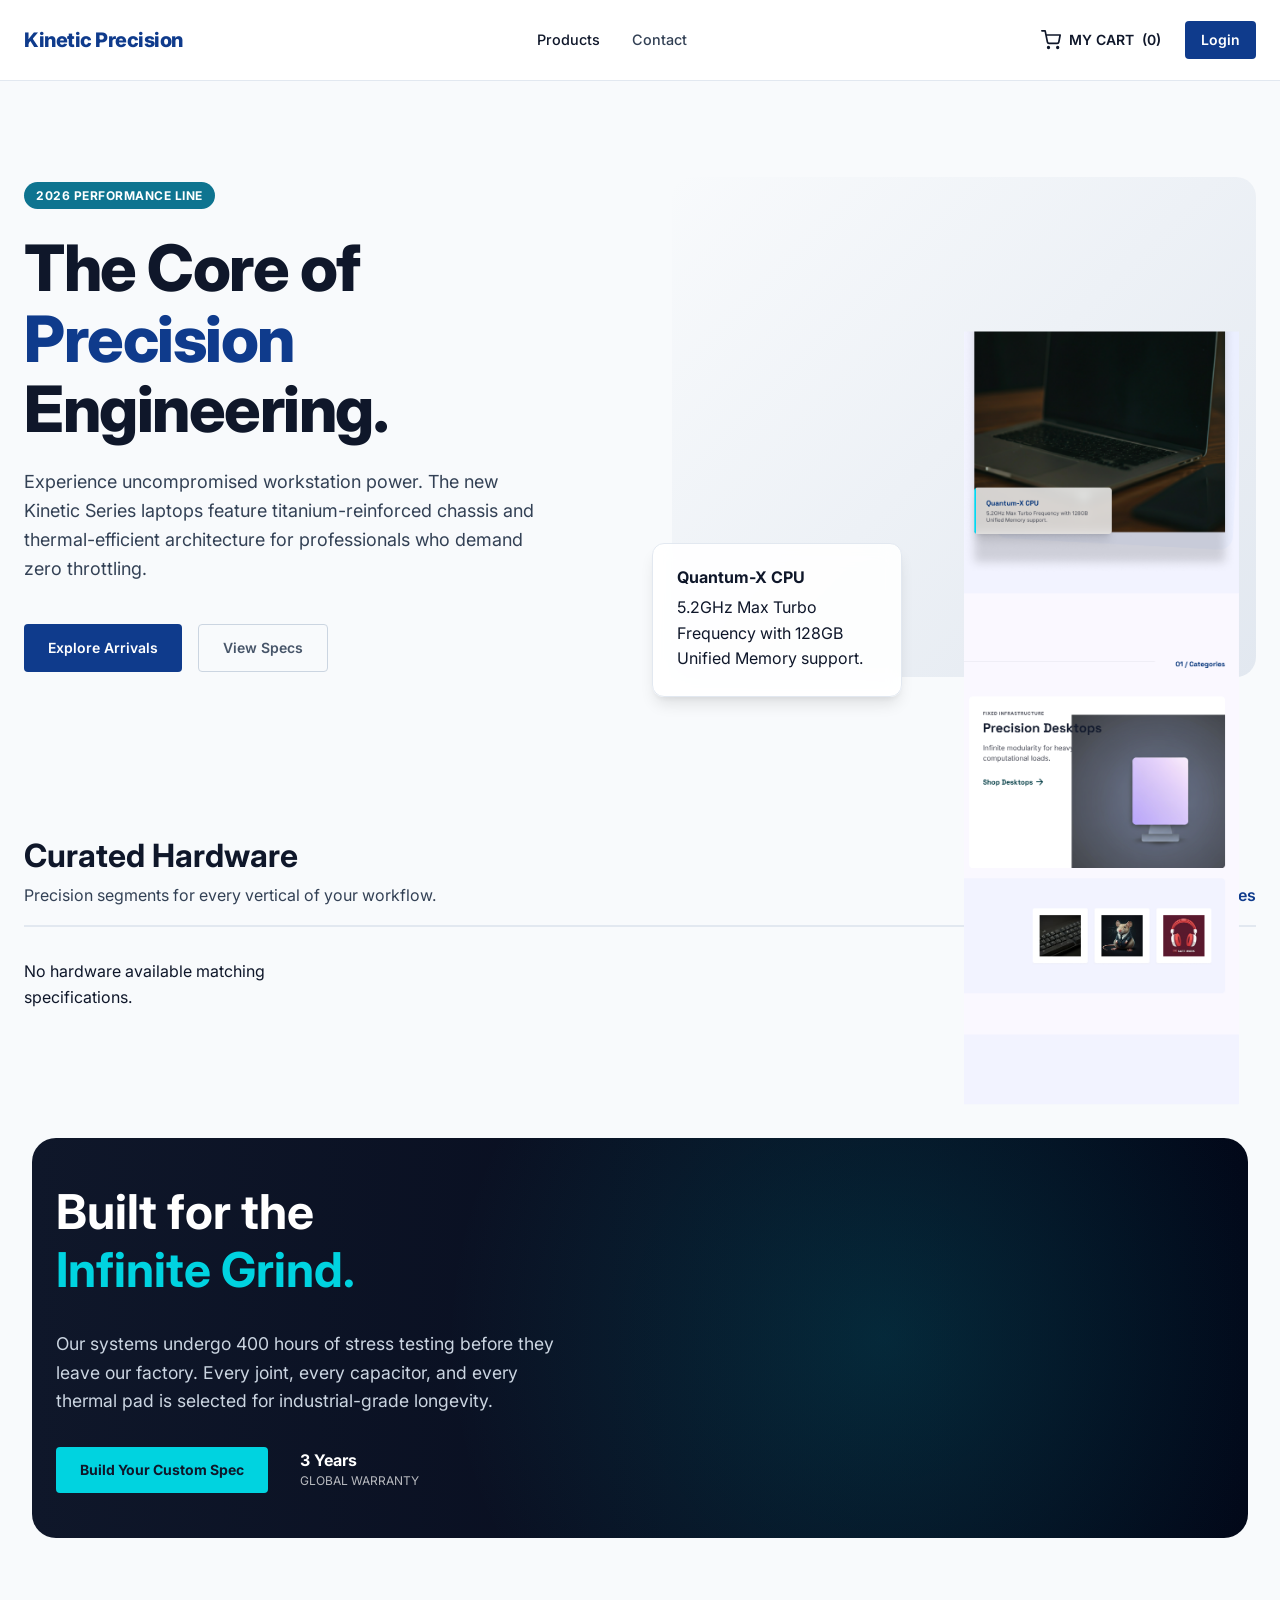
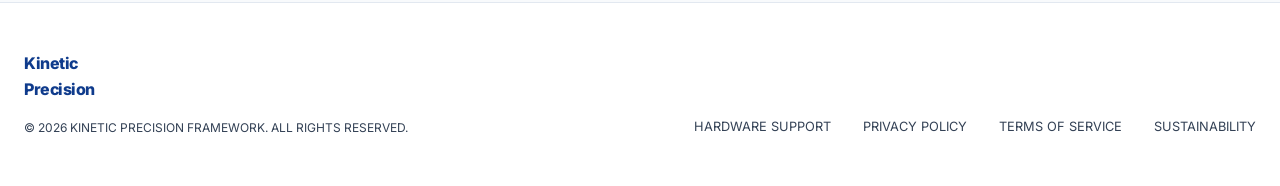
<file: index.html>
<!DOCTYPE html>
<html lang="en">
<head>
    <meta charset="UTF-8">
    <meta name="viewport" content="width=device-width, initial-scale=1.0">
    <title>Kinetic Precision - High-Performance Computer Systems</title>
    <!-- Google Fonts for Modern Typography -->
    <link href="https://fonts.googleapis.com/css2?family=Inter:wght@400;500;600;700;800&display=swap" rel="stylesheet">
    <link rel="stylesheet" href="css/global.css">
    <link rel="stylesheet" href="css/home.css">
</head>
<body>

    <!-- Header will be injected by main.js -->
    <header id="site-header" class="site-header"></header>

    <main>
        <!-- Home Page Header Section -->
        <section class="hero-section container">
            <div class="hero-content">
                <span class="badge">2026 PERFORMANCE LINE</span>
                <h1 class="hero-title">The Core of<br><span style="color: var(--color-primary)">Precision</span><br>Engineering.</h1>
                <p class="hero-subtitle">Experience uncompromised workstation power. The new Kinetic Series laptops feature titanium-reinforced chassis and thermal-efficient architecture for professionals who demand zero throttling.</p>
                <div class="hero-actions">
                    <a href="#products-section" class="btn btn-primary">Explore Arrivals</a>
                    <a href="#" class="btn btn-secondary" style="border-color: #cbd5e1; color: #475569">View Specs</a>
                </div>
            </div>
            <div class="hero-image-wrapper">
                <img src="../References/Home.png" style="width: 100%; border-radius: 12px; clip-path: inset(10% 2% 40% 50%); object-fit: cover;" alt="Precision Workstation" id="hero-laptop" />
                <div class="hero-card">
                    <h4>Quantum-X CPU</h4>
                    <p>5.2GHz Max Turbo Frequency with 128GB Unified Memory support.</p>
                </div>
            </div>
        </section>

        <!-- Product Rendering List -->
        <section id="products-section" class="container" style="padding: 4rem 24px;">
            <div style="display: flex; justify-content: space-between; align-items:flex-end; border-bottom: 2px solid var(--color-border); padding-bottom: 1rem; margin-bottom: 2rem;">
                <div>
                     <h2 style="font-size: 2rem; color: var(--color-dark); margin:0;">Curated Hardware</h2>
                     <p style="color: var(--color-dark-muted); margin-top: 0.5rem;">Precision segments for every vertical of your workflow.</p>
                </div>
                <div style="color: var(--color-primary); font-weight: 600;">01 / Categories</div>
            </div>
            
            <div class="product-grid" id="product-list-container">
                <!-- Products dynamically rendered by home.js -->
                 <p style="color: gray;">Booting hardware catalog...</p>
            </div>
        </section>
        
        <!-- Showcase Section from references -->
        <section class="showcase-section">
            <div class="container" style="position: relative; z-index: 2; height: 100%; display: flex; flex-direction: column; justify-content: center;">
                <h2 style="font-size: 3rem; color: white;">Built for the<br><span style="color: var(--color-secondary);">Infinite Grind.</span></h2>
                <p style="color: #cbd5e1; max-width: 500px; font-size: 1.1rem; margin: 1.5rem 0 2rem;">Our systems undergo 400 hours of stress testing before they leave our factory. Every joint, every capacitor, and every thermal pad is selected for industrial-grade longevity.</p>
                <div style="display: flex; gap: 2rem; align-items: center;">
                    <a href="#" class="btn btn-primary" style="background-color: var(--color-secondary); color: var(--color-dark); font-weight: 700;">Build Your Custom Spec</a>
                    <div style="color: white; line-height: 1.2;">
                        <strong>3 Years</strong><br><span style="font-size: 0.75rem; opacity: 0.7;">GLOBAL WARRANTY</span>
                    </div>
                </div>
            </div>
        </section>
    </main>

    <!-- Footer will be injected by main.js -->
    <footer id="site-footer" class="site-footer"></footer>

    <!-- Scripts -->
    <script src="js/data.js"></script>
    <script src="js/main.js"></script>
    
    <!-- Inline or separate page script for Home -->
    <script>
        document.addEventListener('DOMContentLoaded', async () => {
            // Need a tiny delay just to make sure initDataStorage is fetched if first load
            setTimeout(() => {
                const p = DataService.getProducts();
                renderProducts(p);
            }, 100);
        });

        function renderProducts(products) {
            const container = document.getElementById('product-list-container');
            if(!container) return;

            // Only show active products for normal view
            const displayProducts = products.filter(p => p.isActive);

            if(displayProducts.length === 0) {
                container.innerHTML = '<p>No hardware available matching specifications.</p>';
                return;
            }

            container.innerHTML = displayProducts.map(p => `
                <div class="product-card">
                    ${p.tag ? '<span class="product-badge ' + (p.tag.includes("LOW") ? "danger" : "") + '">' + p.tag + '</span>' : ''}
                    <a href="detail/index.html?id=${p.id}" style="text-decoration: none; color: inherit; display: block;">
                        <div class="product-img-wrapper" style="background: white; border: 1px solid #e2e8f0; display: flex; align-items:center; justify-content:center;">
                            <!-- We use dynamic images from resources dir -->
                            <img src="${p.image}" style="max-width: 100%; max-height: 100%; object-fit: contain;" onerror="this.src='https://placehold.co/600x400/f1f5f9/94a3b8?text=Image+Preview';" />
                        </div>
                    </a>
                    <div class="product-info">
                        <div class="product-header">
                            <a href="detail/index.html?id=${p.id}" style="text-decoration: none; color: inherit;">
                                <h3 class="product-title" title="${p.name}">${p.name}</h3>
                            </a>
                            <div class="product-price">$${p.price.toLocaleString()}</div>
                        </div>
                        <p class="product-sku" style="font-size:0.75rem; color:var(--color-dark-muted); margin-bottom:0.5rem;">SKU: ${p.id.toUpperCase()}</p>
                        <p class="product-desc">${p.description.substring(0, 80)}...</p>
                        
                        <!-- Actions -->
                        <div style="margin-top: 1.5rem; display: flex; justify-content: space-between; align-items: center;">
                            <button class="btn btn-primary" style="width: 100%;" onclick="addToCart('${p.id}')">Add to Configuration</button>
                        </div>
                    </div>
                </div>
            `).join('');
        }

        function addToCart(pid) {
            DataService.addToCart(pid, 1);
            alert('Added to your workspace configuration.');
        }
    </script>
</body>
</html>
</file>
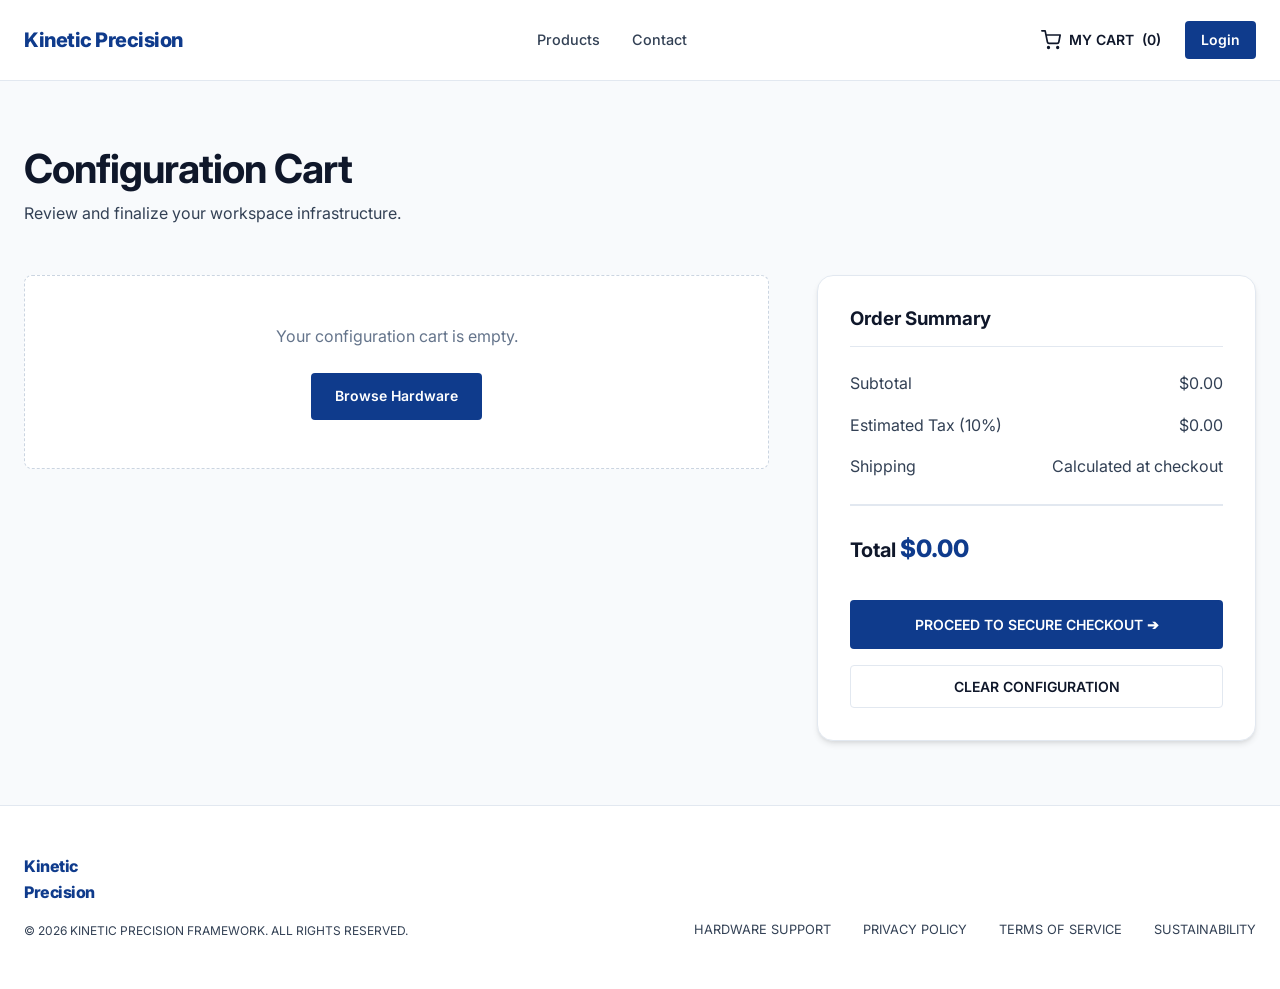
<file: cart/index.html>
<!DOCTYPE html>
<html lang="en">
<head>
    <meta charset="UTF-8">
    <meta name="viewport" content="width=device-width, initial-scale=1.0">
    <title>My Cart - Kinetic Precision</title>
    <!-- Fonts -->
    <link href="https://fonts.googleapis.com/css2?family=Inter:wght@400;500;600;700;800&display=swap" rel="stylesheet">
    <link rel="stylesheet" href="../css/global.css">
    <link rel="stylesheet" href="../css/cart.css">
</head>
<body>

    <!-- Header injected by main.js -->
    <header id="site-header" class="site-header"></header>

    <main class="container cart-container">
        <div class="cart-header">
            <h1 style="font-size: 2.5rem; letter-spacing: -1px;">Configuration Cart</h1>
            <p style="color: var(--color-dark-muted);">Review and finalize your workspace infrastructure.</p>
        </div>

        <div class="cart-layout">
            <div class="cart-items" id="cart-items-container">
                <!-- Cart items rendered by cart.js -->
                <p>Loading cart components...</p>
            </div>

            <div class="cart-summary">
                <h3 style="margin-bottom: 1.5rem; border-bottom: 1px solid var(--color-border); padding-bottom: 1rem;">Order Summary</h3>
                
                <div class="summary-row">
                    <span>Subtotal</span>
                    <span id="summary-subtotal">$0.00</span>
                </div>
                <div class="summary-row">
                    <span>Estimated Tax (10%)</span>
                    <span id="summary-tax">$0.00</span>
                </div>
                <div class="summary-row">
                    <span>Shipping</span>
                    <span id="summary-shipping">Calculated at checkout</span>
                </div>
                
                <div class="summary-total" style="margin-top: 1.5rem; padding-top: 1.5rem; border-top: 2px solid var(--color-border);">
                    <span style="font-weight: 700; font-size: 1.25rem;">Total</span>
                    <span id="summary-total" style="font-weight: 800; font-size: 1.5rem; color: var(--color-primary)">$0.00</span>
                </div>

                <button class="btn btn-primary" style="width: 100%; margin-top: 2rem; padding: 1rem;" onclick="checkout()">PROCEED TO SECURE CHECKOUT ➔</button>
                <button class="btn btn-secondary" style="width: 100%; margin-top: 1rem;" onclick="clearCartUI()">CLEAR CONFIGURATION</button>
            </div>
        </div>
    </main>

    <!-- Footer injected by main.js -->
    <footer id="site-footer" class="site-footer"></footer>

    <!-- Scripts -->
    <script src="../js/data.js"></script>
    <script src="../js/main.js"></script>
    <script src="../js/cart.js"></script>
</body>
</html>
</file>
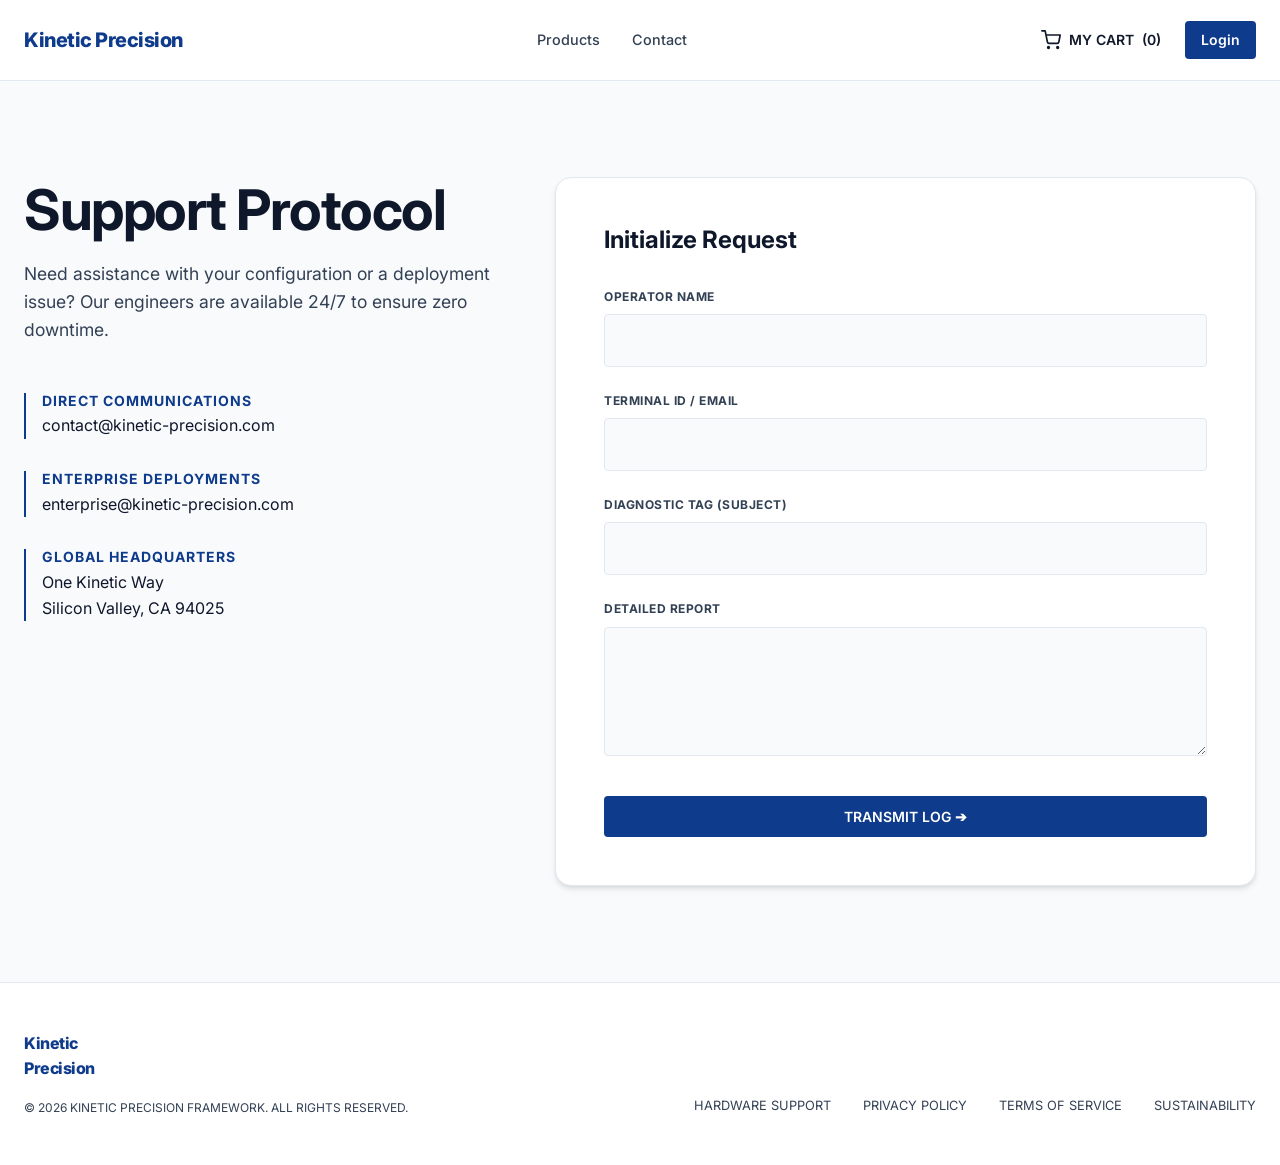
<file: contact/index.html>
<!DOCTYPE html>
<html lang="en">
<head>
    <meta charset="UTF-8">
    <meta name="viewport" content="width=device-width, initial-scale=1.0">
    <title>Contact Us - Kinetic Precision</title>
    <!-- Fonts -->
    <link href="https://fonts.googleapis.com/css2?family=Inter:wght@400;500;600;700;800&display=swap" rel="stylesheet">
    <link rel="stylesheet" href="../css/global.css">
    <link rel="stylesheet" href="../css/contact.css">
</head>
<body>

    <!-- Header injected by main.js -->
    <header id="site-header" class="site-header"></header>

    <main class="container">
        <section class="contact-section">
            <div class="contact-info">
                <h1>Support Protocol</h1>
                <p>Need assistance with your configuration or a deployment issue? Our engineers are available 24/7 to ensure zero downtime.</p>
                
                <div class="info-block">
                    <h3>Direct Communications</h3>
                    <p>contact@kinetic-precision.com</p>
                </div>
                
                <div class="info-block">
                    <h3>Enterprise Deployments</h3>
                    <p>enterprise@kinetic-precision.com</p>
                </div>
                
                <div class="info-block">
                    <h3>Global Headquarters</h3>
                    <p>One Kinetic Way<br>Silicon Valley, CA 94025</p>
                </div>
            </div>

            <div class="contact-form-wrapper">
                <form class="contact-form" onsubmit="handleContact(event)">
                    <h2>Initialize Request</h2>
                    
                    <div class="form-group">
                        <label for="c-name">OPERATOR NAME</label>
                        <input type="text" id="c-name" class="c-input" required>
                    </div>

                    <div class="form-group">
                        <label for="c-email">TERMINAL ID / EMAIL</label>
                        <input type="email" id="c-email" class="c-input" required>
                    </div>

                    <div class="form-group">
                        <label for="c-subject">DIAGNOSTIC TAG (SUBJECT)</label>
                        <input type="text" id="c-subject" class="c-input" required>
                    </div>

                    <div class="form-group">
                        <label for="c-message">DETAILED REPORT</label>
                        <textarea id="c-message" class="c-input" rows="5" required></textarea>
                    </div>

                    <button type="submit" class="btn btn-primary" style="margin-top: 1rem; width: 100%;">TRANSMIT LOG ➔</button>
                </form>
            </div>
        </section>
    </main>

    <!-- Footer injected by main.js -->
    <footer id="site-footer" class="site-footer"></footer>

    <!-- Scripts -->
    <script src="../js/data.js"></script>
    <script src="../js/main.js"></script>
    <script>
        function handleContact(e) {
            e.preventDefault();
            alert('Transmission Success.\n\nA Kinetic engineer has received your report and will respond within 4.0 hours standard SLA.');
            e.target.reset();
        }
    </script>
</body>
</html>
</file>
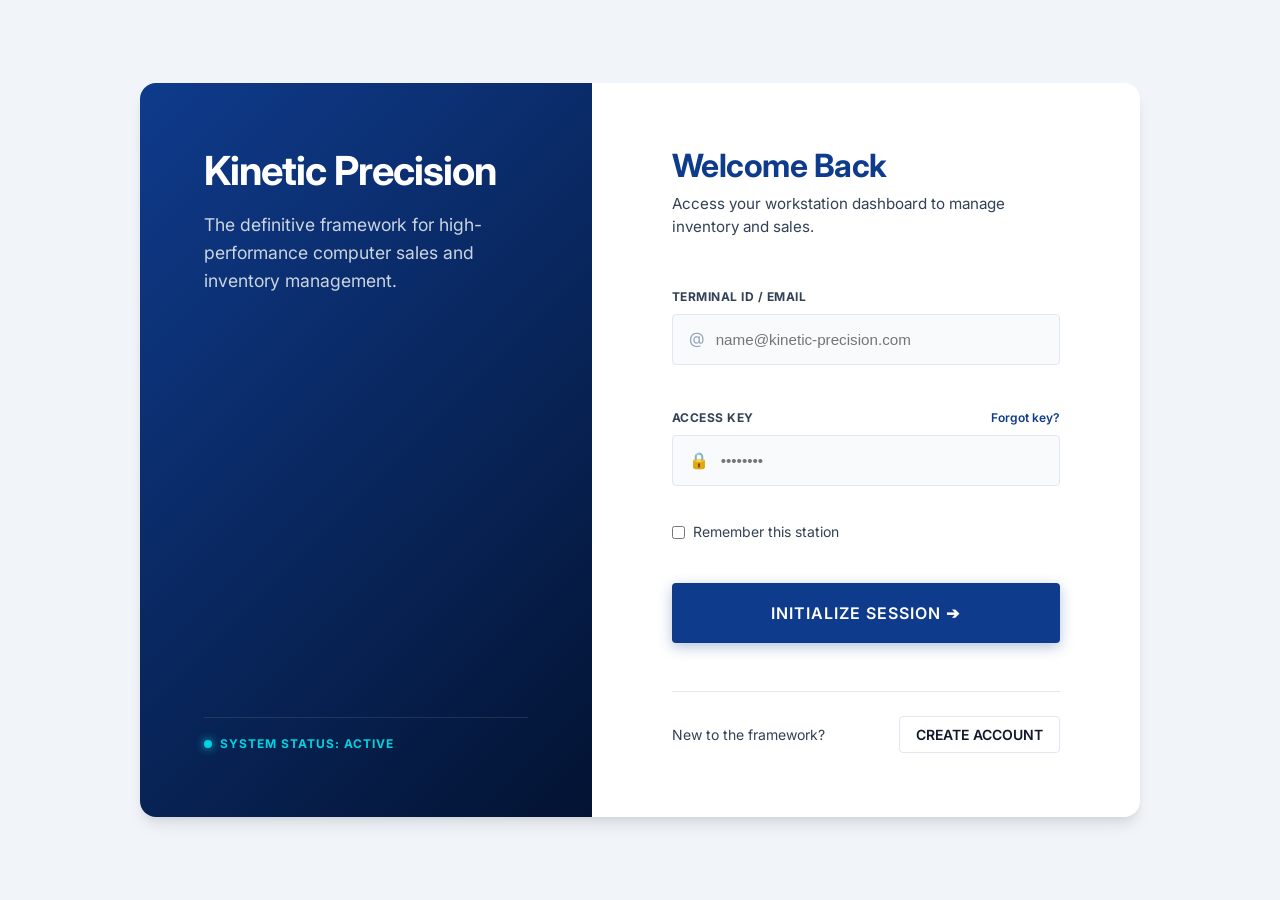
<file: profile/index.html>
<!DOCTYPE html>
<html lang="en">
<head>
    <meta charset="UTF-8">
    <meta name="viewport" content="width=device-width, initial-scale=1.0">
    <title>Profile - Kinetic Precision</title>
    <!-- Fonts -->
    <link href="https://fonts.googleapis.com/css2?family=Inter:wght@400;500;600;700;800&display=swap" rel="stylesheet">
    <link rel="stylesheet" href="../css/global.css">
    <link rel="stylesheet" href="../css/profile.css">
</head>
<body>

    <!-- Header injected by main.js -->
    <header id="site-header" class="site-header"></header>

    <main class="container profile-container">
        
        <script>
            // Protection Logic: Redirect if no active user
            const currentUser = localStorage.getItem('kp_active_user');
            if(!currentUser) {
                window.location.href = '../auth/login.html';
            }
        </script>

        <aside class="profile-sidebar">
            <div class="profile-avatar">OP</div>
            <h2 id="p-name">Operator Name</h2>
            <p id="p-email" style="color: var(--color-dark-muted); font-size: 0.875rem;">email@example.com</p>
            
            <nav class="profile-nav" style="margin-top: 3rem;">
                <a href="#" class="active">Terminal Overview</a>
                <a href="#">Configuration History</a>
                <a href="#">Security & Access</a>
                <a href="#" style="color: var(--color-danger);" onclick="logout()">Terminate Session</a>
            </nav>
        </aside>

        <div class="profile-content">
            <div class="profile-header">
                <div>
                    <h1>Terminal Overview</h1>
                    <p>Manage your infrastructure and profile specifications.</p>
                </div>
                <button class="btn btn-secondary">EDIT METADATA</button>
            </div>

            <div class="stats-grid">
                <div class="stat-card">
                    <h3>ACTIVE CONFIGURATIONS</h3>
                    <div class="stat-value">0</div>
                </div>
                <div class="stat-card">
                    <h3>PENDING DEPLOYMENTS</h3>
                    <div class="stat-value">0</div>
                </div>
                <div class="stat-card">
                    <h3>NETWORK UPTIME</h3>
                    <div class="stat-value" style="color: var(--color-success)">99.99%</div>
                </div>
            </div>

            <div class="content-panel">
                <h3 style="border-bottom: 1px solid var(--color-border); padding-bottom: 1rem; margin-bottom: 1.5rem;">Recent Deployments</h3>
                <div class="empty-state">
                    <p>No recent configurations found for this terminal.</p>
                    <a href="../index.html" class="btn btn-primary" style="margin-top: 1rem;">BROWSE HARDWARE ➔</a>
                </div>
            </div>
        </div>

    </main>

    <!-- Footer injected by main.js -->
    <footer id="site-footer" class="site-footer"></footer>

    <!-- Scripts -->
    <script src="../js/data.js"></script>
    <script src="../js/main.js"></script>
    <script>
        document.addEventListener('DOMContentLoaded', () => {
            const userStr = localStorage.getItem('kp_active_user');
            if(userStr) {
                const user = JSON.parse(userStr);
                document.getElementById('p-name').textContent = user.name;
                document.getElementById('p-email').textContent = user.email;
                if(user.name) {
                        document.querySelector('.profile-avatar').textContent = user.name.substring(0,2).toUpperCase();
                }
            }
        });
    </script>
</body>
</html>
</file>
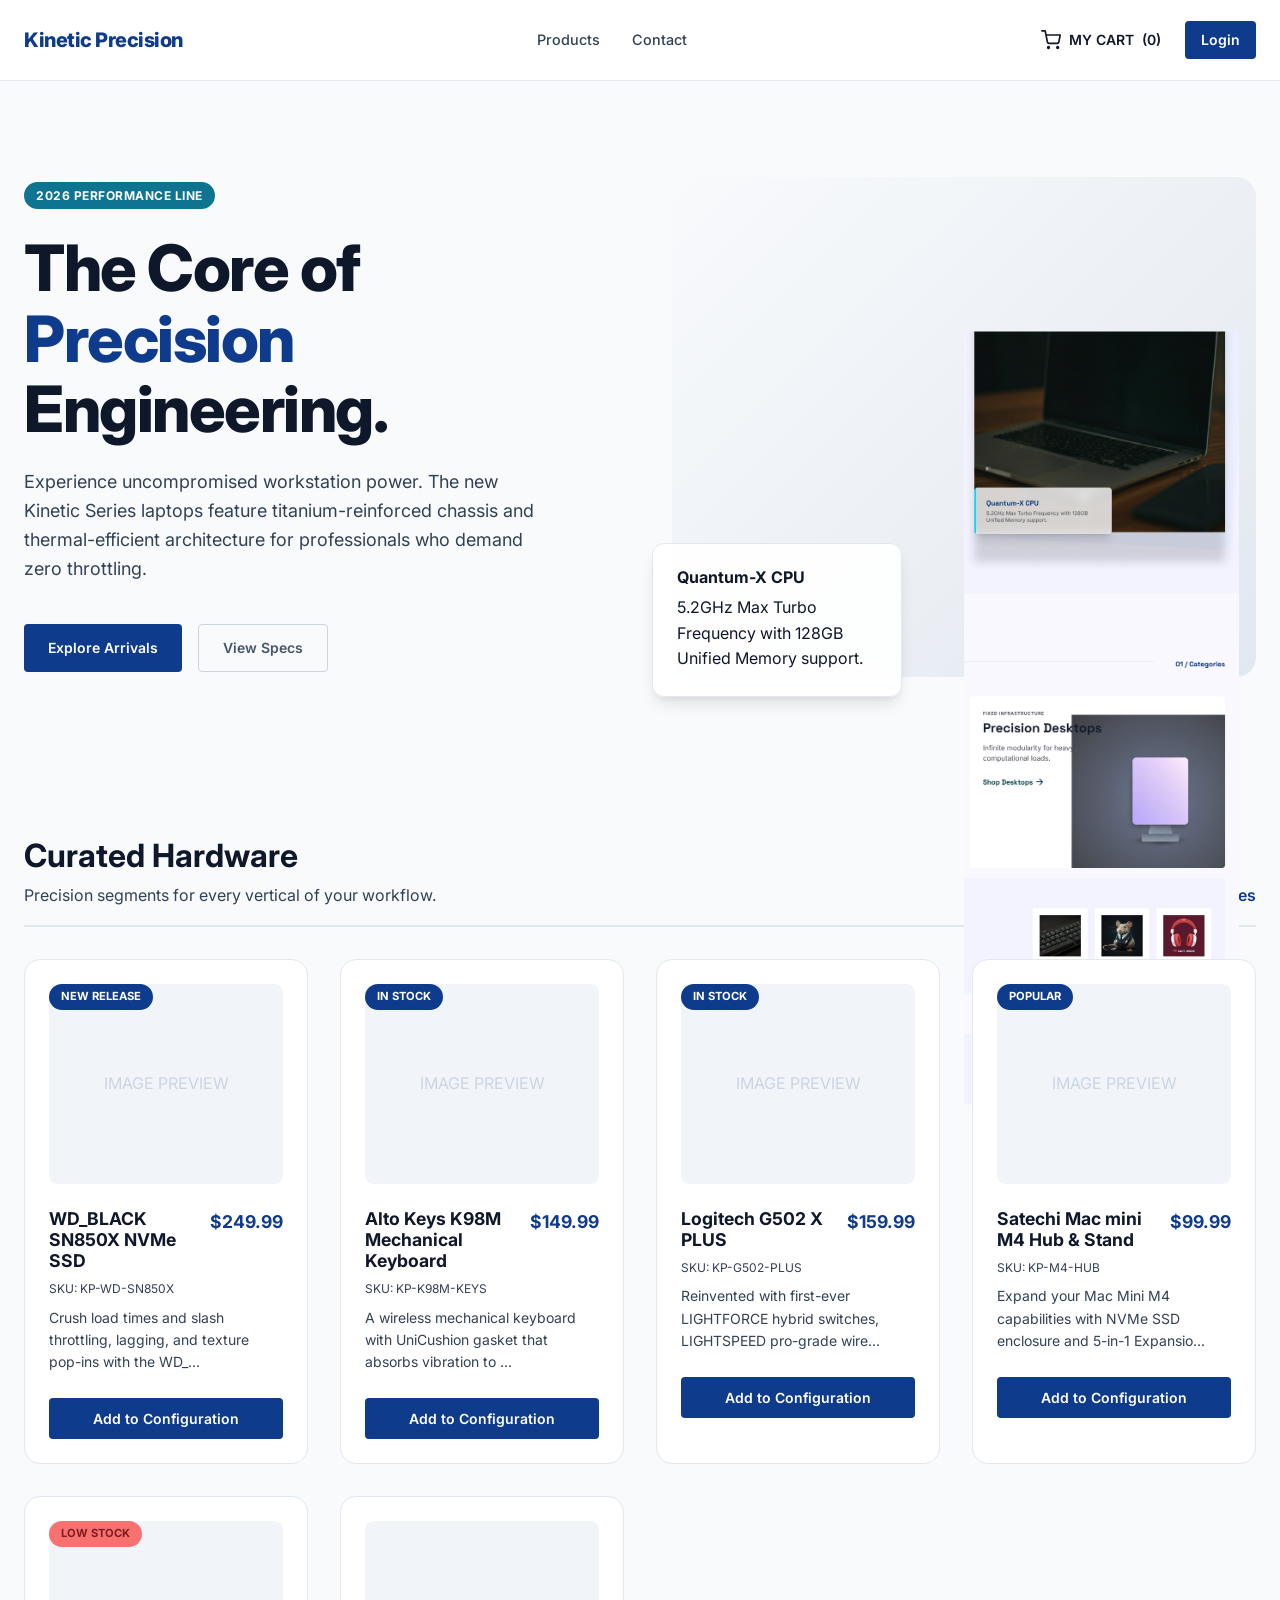
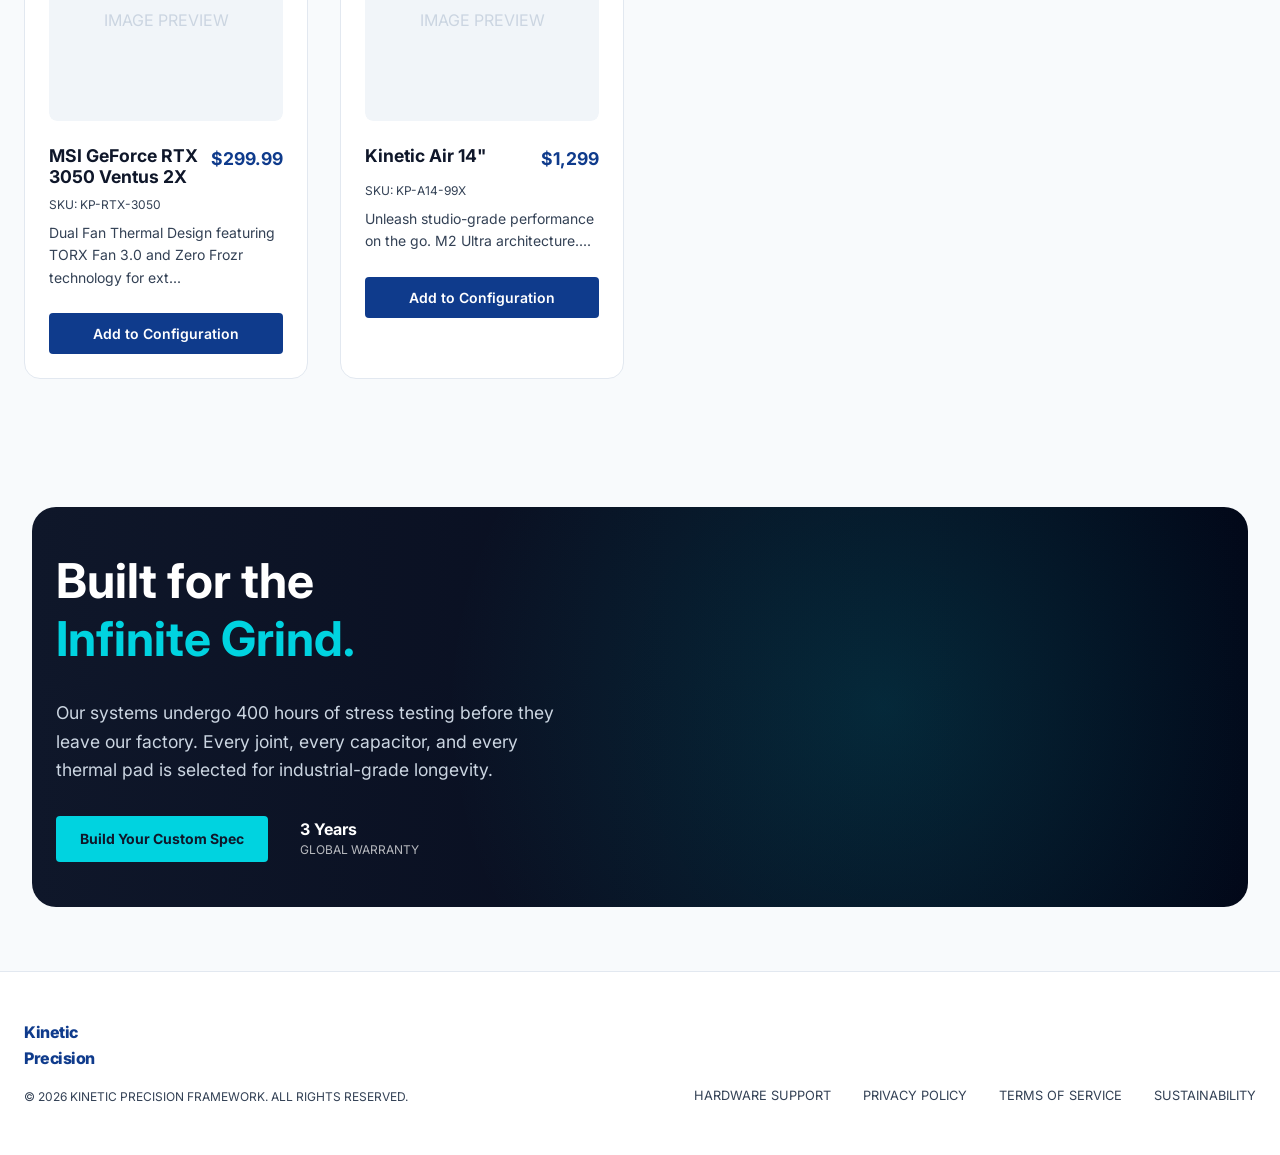
<file: src/index.html>
<!DOCTYPE html>
<html lang="en">
<head>
    <meta charset="UTF-8">
    <meta name="viewport" content="width=device-width, initial-scale=1.0">
    <title>Kinetic Precision - High-Performance Computer Systems</title>
    <!-- Google Fonts for Modern Typography -->
    <link href="https://fonts.googleapis.com/css2?family=Inter:wght@400;500;600;700;800&display=swap" rel="stylesheet">
    <link rel="stylesheet" href="css/global.css">
    <link rel="stylesheet" href="css/home.css">
</head>
<body>

    <!-- Header will be injected by main.js -->
    <header id="site-header" class="site-header"></header>

    <main>
        <!-- Home Page Header Section -->
        <section class="hero-section container">
            <div class="hero-content">
                <span class="badge">2026 PERFORMANCE LINE</span>
                <h1 class="hero-title">The Core of<br><span style="color: var(--color-primary)">Precision</span><br>Engineering.</h1>
                <p class="hero-subtitle">Experience uncompromised workstation power. The new Kinetic Series laptops feature titanium-reinforced chassis and thermal-efficient architecture for professionals who demand zero throttling.</p>
                <div class="hero-actions">
                    <a href="#products-section" class="btn btn-primary">Explore Arrivals</a>
                    <a href="#" class="btn btn-secondary" style="border-color: #cbd5e1; color: #475569">View Specs</a>
                </div>
            </div>
            <div class="hero-image-wrapper">
                <img src="../References/Home.png" style="width: 100%; border-radius: 12px; clip-path: inset(10% 2% 40% 50%); object-fit: cover;" alt="Precision Workstation" id="hero-laptop" />
                <div class="hero-card">
                    <h4>Quantum-X CPU</h4>
                    <p>5.2GHz Max Turbo Frequency with 128GB Unified Memory support.</p>
                </div>
            </div>
        </section>

        <!-- Product Rendering List -->
        <section id="products-section" class="container" style="padding: 4rem 24px;">
            <div style="display: flex; justify-content: space-between; align-items:flex-end; border-bottom: 2px solid var(--color-border); padding-bottom: 1rem; margin-bottom: 2rem;">
                <div>
                     <h2 style="font-size: 2rem; color: var(--color-dark); margin:0;">Curated Hardware</h2>
                     <p style="color: var(--color-dark-muted); margin-top: 0.5rem;">Precision segments for every vertical of your workflow.</p>
                </div>
                <div style="color: var(--color-primary); font-weight: 600;">01 / Categories</div>
            </div>
            
            <div class="product-grid" id="product-list-container">
                <!-- Products dynamically rendered by home.js -->
                 <p style="color: gray;">Booting hardware catalog...</p>
            </div>
        </section>
        
        <!-- Showcase Section from references -->
        <section class="showcase-section">
            <div class="container" style="position: relative; z-index: 2; height: 100%; display: flex; flex-direction: column; justify-content: center;">
                <h2 style="font-size: 3rem; color: white;">Built for the<br><span style="color: var(--color-secondary);">Infinite Grind.</span></h2>
                <p style="color: #cbd5e1; max-width: 500px; font-size: 1.1rem; margin: 1.5rem 0 2rem;">Our systems undergo 400 hours of stress testing before they leave our factory. Every joint, every capacitor, and every thermal pad is selected for industrial-grade longevity.</p>
                <div style="display: flex; gap: 2rem; align-items: center;">
                    <a href="#" class="btn btn-primary" style="background-color: var(--color-secondary); color: var(--color-dark); font-weight: 700;">Build Your Custom Spec</a>
                    <div style="color: white; line-height: 1.2;">
                        <strong>3 Years</strong><br><span style="font-size: 0.75rem; opacity: 0.7;">GLOBAL WARRANTY</span>
                    </div>
                </div>
            </div>
        </section>
    </main>

    <!-- Footer will be injected by main.js -->
    <footer id="site-footer" class="site-footer"></footer>

    <!-- Scripts -->
    <script src="js/data.js"></script>
    <script src="js/main.js"></script>
    
    <!-- Inline or separate page script for Home -->
    <script>
        document.addEventListener('DOMContentLoaded', async () => {
            // Need a tiny delay just to make sure initDataStorage is fetched if first load
            setTimeout(() => {
                const p = DataService.getProducts();
                renderProducts(p);
            }, 100);
        });

        function renderProducts(products) {
            const container = document.getElementById('product-list-container');
            if(!container) return;

            // Only show active products for normal view
            const displayProducts = products.filter(p => p.isActive);

            if(displayProducts.length === 0) {
                container.innerHTML = '<p>No hardware available matching specifications.</p>';
                return;
            }

            container.innerHTML = displayProducts.map(p => `
                <div class="product-card">
                    ${p.tag ? '<span class="product-badge ' + (p.tag.includes("LOW") ? "danger" : "") + '">' + p.tag + '</span>' : ''}
                    <div class="product-img-wrapper">
                        <!-- We use dynamic images if available, fallback to a solid color block for prototype -->
                        <div style="width: 100%; height: 100%; background: #f1f5f9; display: flex; align-items: center; justify-content: center; color: #cbd5e1; border-radius: 8px;">
                            IMAGE PREVIEW
                        </div>
                    </div>
                    <div class="product-info">
                        <div class="product-header">
                            <h3 class="product-title" title="${p.name}">${p.name}</h3>
                            <div class="product-price">$${p.price.toLocaleString()}</div>
                        </div>
                        <p class="product-sku" style="font-size:0.75rem; color:var(--color-dark-muted); margin-bottom:0.5rem;">SKU: ${p.id.toUpperCase()}</p>
                        <p class="product-desc">${p.description.substring(0, 80)}...</p>
                        
                        <!-- Actions -->
                        <div style="margin-top: 1.5rem; display: flex; justify-content: space-between; align-items: center;">
                            <button class="btn btn-primary" style="width: 100%;" onclick="addToCart('${p.id}')">Add to Configuration</button>
                        </div>
                    </div>
                </div>
            `).join('');
        }

        function addToCart(pid) {
            DataService.addToCart(pid, 1);
            alert('Added to your workspace configuration.');
        }
    </script>
</body>
</html>
</file>
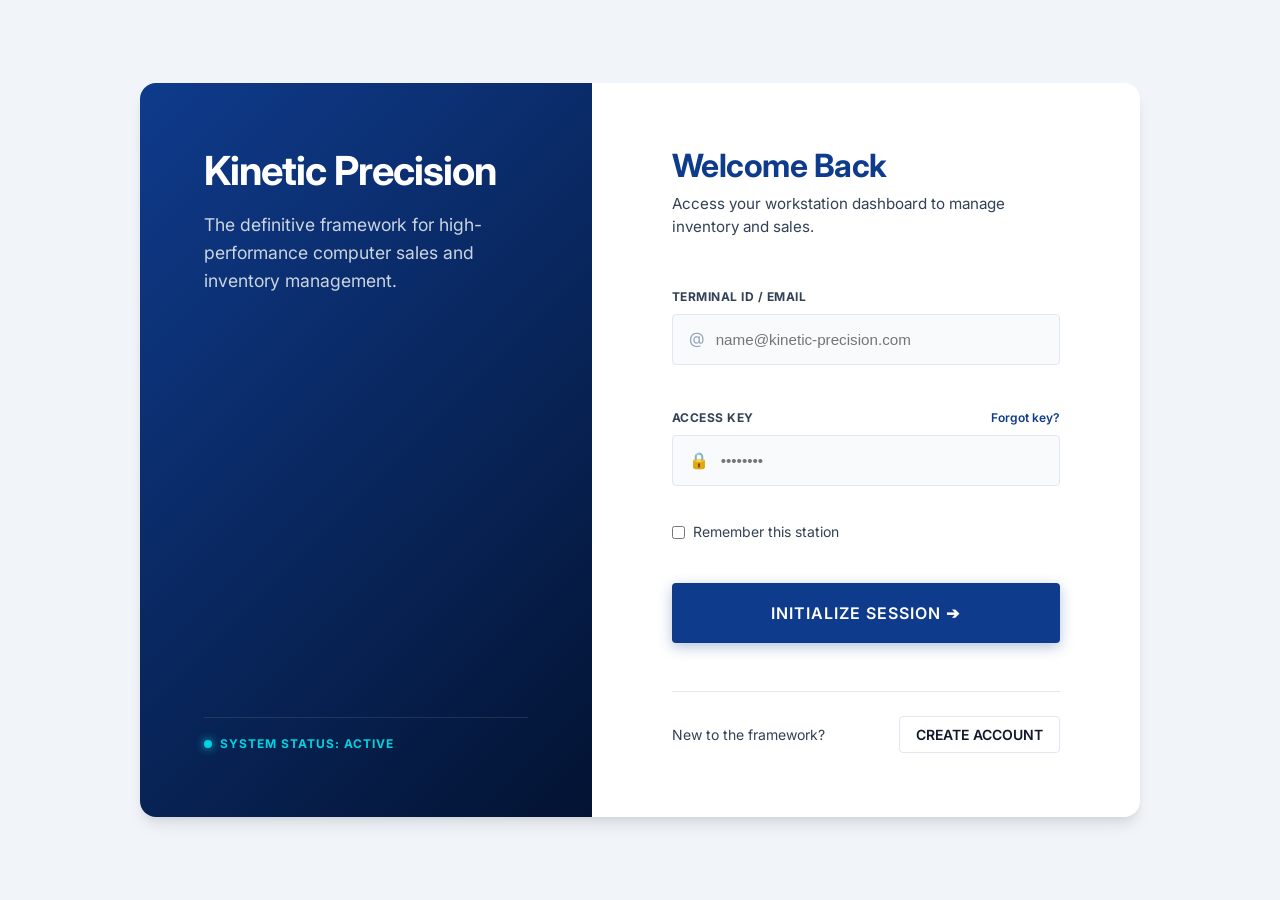
<file: src/profile/index.html>
<!DOCTYPE html>
<html lang="en">
<head>
    <meta charset="UTF-8">
    <meta name="viewport" content="width=device-width, initial-scale=1.0">
    <title>Profile - Kinetic Precision</title>
    <!-- Fonts -->
    <link href="https://fonts.googleapis.com/css2?family=Inter:wght@400;500;600;700;800&display=swap" rel="stylesheet">
    <link rel="stylesheet" href="../css/global.css">
    <link rel="stylesheet" href="../css/profile.css">
</head>
<body>

    <!-- Header injected by main.js -->
    <header id="site-header" class="site-header"></header>

    <main class="container profile-container">
        
        <script>
            // Protection Logic: Redirect if no active user
            const currentUser = localStorage.getItem('kp_active_user');
            if(!currentUser) {
                window.location.href = '../auth/login.html';
            }
        </script>

        <aside class="profile-sidebar">
            <div class="profile-avatar">OP</div>
            <h2 id="p-name">Operator Name</h2>
            <p id="p-email" style="color: var(--color-dark-muted); font-size: 0.875rem;">email@example.com</p>
            
            <nav class="profile-nav" style="margin-top: 3rem;">
                <a href="#" class="active">Terminal Overview</a>
                <a href="#">Configuration History</a>
                <a href="#">Security & Access</a>
                <a href="#" style="color: var(--color-danger);" onclick="logout()">Terminate Session</a>
            </nav>
        </aside>

        <div class="profile-content">
            <div class="profile-header">
                <div>
                    <h1>Terminal Overview</h1>
                    <p>Manage your infrastructure and profile specifications.</p>
                </div>
                <button class="btn btn-secondary">EDIT METADATA</button>
            </div>

            <div class="stats-grid">
                <div class="stat-card">
                    <h3>ACTIVE CONFIGURATIONS</h3>
                    <div class="stat-value">0</div>
                </div>
                <div class="stat-card">
                    <h3>PENDING DEPLOYMENTS</h3>
                    <div class="stat-value">0</div>
                </div>
                <div class="stat-card">
                    <h3>NETWORK UPTIME</h3>
                    <div class="stat-value" style="color: var(--color-success)">99.99%</div>
                </div>
            </div>

            <div class="content-panel">
                <h3 style="border-bottom: 1px solid var(--color-border); padding-bottom: 1rem; margin-bottom: 1.5rem;">Recent Deployments</h3>
                <div class="empty-state">
                    <p>No recent configurations found for this terminal.</p>
                    <a href="../index.html" class="btn btn-primary" style="margin-top: 1rem;">BROWSE HARDWARE ➔</a>
                </div>
            </div>
        </div>

    </main>

    <!-- Footer injected by main.js -->
    <footer id="site-footer" class="site-footer"></footer>

    <!-- Scripts -->
    <script src="../js/data.js"></script>
    <script src="../js/main.js"></script>
    <script>
        document.addEventListener('DOMContentLoaded', () => {
            const userStr = localStorage.getItem('kp_active_user');
            if(userStr) {
                const user = JSON.parse(userStr);
                document.getElementById('p-name').textContent = user.name;
                document.getElementById('p-email').textContent = user.email;
                if(user.name) {
                     document.querySelector('.profile-avatar').textContent = user.name.substring(0,2).toUpperCase();
                }
            }
        });
    </script>
</body>
</html>
</file>
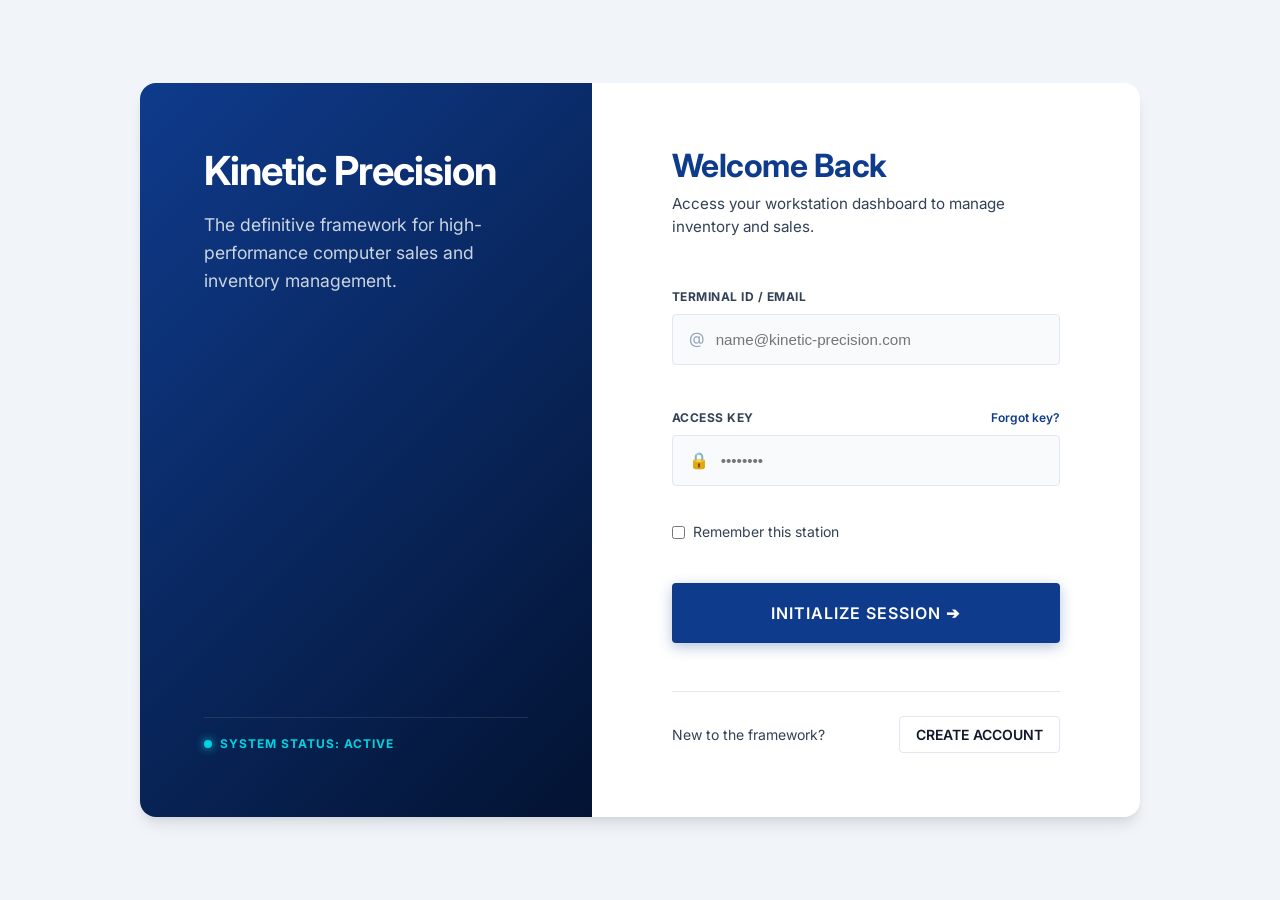
<file: auth/login.html>
<!DOCTYPE html>
<html lang="en">
<head>
    <meta charset="UTF-8">
    <meta name="viewport" content="width=device-width, initial-scale=1.0">
    <title>Login - Kinetic Precision</title>
    <!-- Fonts -->
    <link href="https://fonts.googleapis.com/css2?family=Inter:wght@400;500;600;700;800&display=swap" rel="stylesheet">
    <link rel="stylesheet" href="../css/global.css">
    <link rel="stylesheet" href="../css/auth.css">
</head>
<body class="auth-body">

    <!-- A simplified header if needed or just the split screen -->
    <div class="auth-container shadow-lg">
        <div class="auth-banner">
            <h2>Kinetic Precision</h2>
            <p>The definitive framework for high-performance computer sales and inventory management.</p>
            <div class="system-status">
                <span class="status-indicator"></span> SYSTEM STATUS: ACTIVE
            </div>
        </div>
        <div class="auth-form-wrapper">
            <h1 class="auth-title">Welcome Back</h1>
            <p class="auth-subtitle">Access your workstation dashboard to manage inventory and sales.</p>
            
            <form id="login-form" class="auth-form" onsubmit="handleLogin(event)">
                <div class="form-group">
                    <label for="email">TERMINAL ID / EMAIL</label>
                    <div class="input-wrapper">
                        <span class="input-icon">@</span>
                        <input type="email" id="email" placeholder="name@kinetic-precision.com" required>
                    </div>
                    <span class="error-text" id="email-error"></span>
                </div>

                <div class="form-group">
                    <div style="display: flex; justify-content: space-between; width: 100%;">
                        <label for="password">ACCESS KEY</label>
                        <a href="#" style="font-size: 0.75rem; font-weight: 600;">Forgot key?</a>
                    </div>
                    <div class="input-wrapper">
                        <span class="input-icon">🔒</span>
                        <input type="password" id="password" placeholder="••••••••" required>
                    </div>
                    <span class="error-text" id="password-error"></span>
                </div>

                <div class="form-options">
                    <label style="display: flex; align-items: center; gap: 0.5rem; font-size: 0.875rem; color: var(--color-dark-muted); cursor: pointer;">
                        <input type="checkbox" id="remember">
                        Remember this station
                    </label>
                </div>

                <button type="submit" class="btn btn-primary auth-submit">INITIALIZE SESSION ➔</button>
            </form>

            <div class="auth-footer">
                New to the framework? <a href="register.html" class="btn btn-secondary" style="margin-left: 1rem; padding: 0.4rem 1rem;">CREATE ACCOUNT</a>
            </div>
        </div>
    </div>

    <!-- Scripts -->
    <script src="../js/data.js"></script>
    <script src="../js/auth.js"></script>
</body>
</html>
</file>
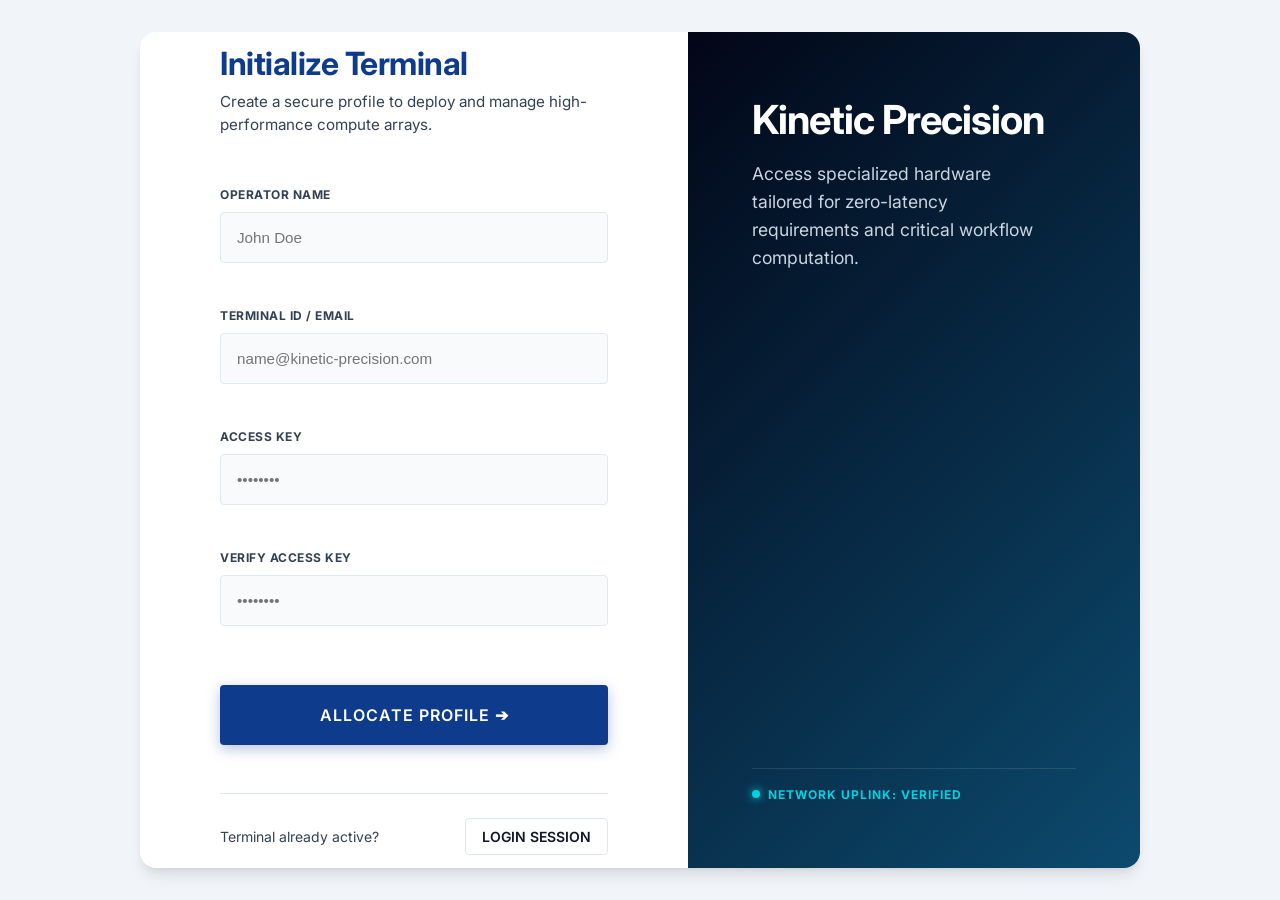
<file: auth/register.html>
<!DOCTYPE html>
<html lang="en">
<head>
    <meta charset="UTF-8">
    <meta name="viewport" content="width=device-width, initial-scale=1.0">
    <title>Register - Kinetic Precision</title>
    <!-- Fonts -->
    <link href="https://fonts.googleapis.com/css2?family=Inter:wght@400;500;600;700;800&display=swap" rel="stylesheet">
    <link rel="stylesheet" href="../css/global.css">
    <link rel="stylesheet" href="../css/auth.css">
</head>
<body class="auth-body">

    <div class="auth-container shadow-lg">
        <div class="auth-form-wrapper">
            <h1 class="auth-title">Initialize Terminal</h1>
            <p class="auth-subtitle">Create a secure profile to deploy and manage high-performance compute arrays.</p>
            
            <form id="register-form" class="auth-form" onsubmit="handleRegister(event)">
                <div class="form-group">
                    <label for="name">OPERATOR NAME</label>
                    <div class="input-wrapper">
                        <input type="text" id="name" placeholder="John Doe" required>
                    </div>
                    <span class="error-text" id="name-error"></span>
                </div>

                <div class="form-group">
                    <label for="email">TERMINAL ID / EMAIL</label>
                    <div class="input-wrapper">
                        <input type="email" id="email" placeholder="name@kinetic-precision.com" required>
                    </div>
                    <span class="error-text" id="email-error"></span>
                </div>

                <div class="form-group">
                    <label for="password">ACCESS KEY</label>
                    <div class="input-wrapper">
                        <input type="password" id="password" placeholder="••••••••" required>
                    </div>
                    <span class="error-text" id="password-error"></span>
                </div>

                <div class="form-group">
                    <label for="confirm-password">VERIFY ACCESS KEY</label>
                    <div class="input-wrapper">
                        <input type="password" id="confirm-password" placeholder="••••••••" required>
                    </div>
                    <span class="error-text" id="confirm-password-error"></span>
                </div>

                <button type="submit" class="btn btn-primary auth-submit">ALLOCATE PROFILE ➔</button>
            </form>

            <div class="auth-footer">
                Terminal already active? <a href="login.html" class="btn btn-secondary" style="margin-left: 1rem; padding: 0.4rem 1rem;">LOGIN SESSION</a>
            </div>
        </div>
        
        <div class="auth-banner" style="background: linear-gradient(135deg, #020617 0%, #0c4a6e 100%);">
            <h2>Kinetic Precision</h2>
            <p>Access specialized hardware tailored for zero-latency requirements and critical workflow computation.</p>
            <div class="system-status">
                <span class="status-indicator"></span> NETWORK UPLINK: VERIFIED
            </div>
        </div>
    </div>

    <!-- Scripts -->
    <script src="../js/data.js"></script>
    <script src="../js/auth.js"></script>
</body>
</html>
</file>
<file: css/global.css>
:root {
  /* Color Palette - Kinetic Precision */
  --color-primary: #0F3B8C; /* Deep Kinetic Blue */
  --color-primary-light: #2563EB;
  --color-secondary: #00D3E0; /* Cyan Accents */
  --color-dark: #0F172A;
  --color-dark-muted: #334155;
  --color-light: #FFFFFF;
  --color-light-bg: #F8FAFC;
  --color-border: #E2E8F0;
  
  --color-success: #10B981;
  --color-danger: #EF4444;
  --color-warning: #F59E0B;

  /* Typography */
  --font-family-base: 'Inter', -apple-system, BlinkMacSystemFont, "Segoe UI", Roboto, Helvetica, Arial, sans-serif;
  --font-size-base: 16px;
  
  /* Layout & Shadows */
  --radius-sm: 4px;
  --radius-md: 8px;
  --radius-lg: 16px;
  --shadow-sm: 0 1px 2px 0 rgba(0, 0, 0, 0.05);
  --shadow-md: 0 4px 6px -1px rgba(0, 0, 0, 0.1), 0 2px 4px -1px rgba(0, 0, 0, 0.06);
  --shadow-lg: 0 10px 15px -3px rgba(0, 0, 0, 0.1), 0 4px 6px -2px rgba(0, 0, 0, 0.05);
  
  --transition-speed: 0.3s;
}

* {
  box-sizing: border-box;
  margin: 0;
  padding: 0;
}

body {
  font-family: var(--font-family-base);
  font-size: var(--font-size-base);
  color: var(--color-dark);
  background-color: var(--color-light-bg);
  line-height: 1.6;
  min-height: 100vh;
  display: flex;
  flex-direction: column;
}

h1, h2, h3, h4, h5, h6 {
  font-weight: 700;
  line-height: 1.2;
  color: var(--color-dark);
  margin-bottom: 0.5rem;
}

a {
  color: var(--color-primary);
  text-decoration: none;
  transition: color var(--transition-speed) ease;
}

a:hover {
  color: var(--color-primary-light);
}

button {
  cursor: pointer;
  font-family: var(--font-family-base);
  border: none;
  outline: none;
}

/* Utilities */
.container {
  max-width: 1280px;
  margin: 0 auto;
  padding: 0 24px;
  width: 100%;
}

.btn {
  display: inline-flex;
  align-items: center;
  justify-content: center;
  padding: 0.75rem 1.5rem;
  border-radius: var(--radius-sm);
  font-weight: 600;
  font-size: 0.875rem;
  transition: all var(--transition-speed) ease;
}

.btn-primary {
  background-color: var(--color-primary);
  color: var(--color-light);
}

.btn-primary:hover {
  background-color: var(--color-primary-light);
  transform: translateY(-1px);
  box-shadow: var(--shadow-md);
}

.btn-secondary {
  background-color: transparent;
  color: var(--color-dark);
  border: 1px solid var(--color-border);
}

.btn-secondary:hover {
  border-color: var(--color-dark);
  background-color: var(--color-light);
}

/* Header */
.site-header {
  background: var(--color-light);
  border-bottom: 1px solid var(--color-border);
  position: sticky;
  top: 0;
  z-index: 100;
}

.header-container {
  display: flex;
  align-items: center;
  justify-content: space-between;
  height: 80px;
}

.brand-logo {
  font-size: 1.25rem;
  font-weight: 800;
  color: var(--color-primary);
  letter-spacing: -0.5px;
}

.nav-links {
  display: flex;
  gap: 2rem;
  list-style: none;
}

.nav-links a {
  color: var(--color-dark-muted);
  font-weight: 500;
  font-size: 0.9rem;
}

.nav-links a:hover, .nav-links a.active {
  color: var(--color-dark);
}

.header-actions {
  display: flex;
  align-items: center;
  gap: 1.5rem;
}

.header-actions a {
  color: var(--color-dark);
  display: flex;
  align-items: center;
  gap: 0.5rem;
  font-size: 0.875rem;
  font-weight: 600;
}

/* Footer */
.site-footer {
  margin-top: auto;
  background-color: var(--color-light);
  border-top: 1px solid var(--color-border);
  padding: 3rem 0;
}

.footer-container {
  display: flex;
  justify-content: space-between;
  align-items: flex-end;
}

.footer-links {
  display: flex;
  gap: 2rem;
  list-style: none;
  font-size: 0.8rem;
  color: var(--color-dark-muted);
}

.footer-links a {
  color: inherit;
}

/* Auth check utility */
.auth-hidden {
  display: none !important;
}
</file>
<file: css/home.css>
/* Home Page specific styles */

.hero-section {
    display: grid;
    grid-template-columns: 1fr 1fr;
    gap: 4rem;
    padding-top: 6rem;
    padding-bottom: 6rem;
    align-items: center;
}

.badge {
    display: inline-block;
    background-color: #0E7490;
    color: white;
    font-size: 0.75rem;
    font-weight: 700;
    padding: 0.25rem 0.75rem;
    border-radius: 50px;
    letter-spacing: 0.5px;
    margin-bottom: 1.5rem;
}

.hero-title {
    font-size: 4rem;
    font-weight: 800;
    line-height: 1.1;
    letter-spacing: -1.5px;
    margin-bottom: 1.5rem;
    color: var(--color-dark);
}

.hero-subtitle {
    font-size: 1.125rem;
    color: var(--color-dark-muted);
    margin-bottom: 2.5rem;
    max-width: 90%;
}

.hero-actions {
    display: flex;
    gap: 1rem;
}

.hero-image-wrapper {
    position: relative;
    border-radius: 20px;
    height: 500px;
    background: linear-gradient(135deg, #f8fafc 0%, #e2e8f0 100%);
}

.hero-card {
    position: absolute;
    bottom: -20px;
    left: -20px;
    background: rgba(255, 255, 255, 0.9);
    backdrop-filter: blur(10px);
    padding: 1.5rem;
    border-radius: 12px;
    box-shadow: var(--shadow-lg);
    max-width: 250px;
    border: 1px solid var(--color-border);
}

/* Products Grid */
.product-grid {
    display: grid;
    grid-template-columns: repeat(auto-fill, minmax(280px, 1fr));
    gap: 2rem;
}

.product-card {
    background: var(--color-light);
    border-radius: var(--radius-lg);
    border: 1px solid var(--color-border);
    padding: 1.5rem;
    position: relative;
    transition: transform var(--transition-speed) ease, box-shadow var(--transition-speed) ease;
    display: flex;
    flex-direction: column;
}

.product-card:hover {
    transform: translateY(-5px);
    box-shadow: var(--shadow-lg);
}

.product-badge {
    position: absolute;
    top: 1.5rem;
    left: 1.5rem;
    background-color: var(--color-primary);
    color: white;
    font-size: 0.7rem;
    font-weight: 700;
    padding: 0.25rem 0.75rem;
    border-radius: 50px;
    z-index: 10;
}

.product-badge.danger {
    background-color: #f87171;
    color: #7f1d1d;
}

.product-img-wrapper {
    height: 200px;
    margin-bottom: 1.5rem;
    border-radius: var(--radius-md);
    overflow: hidden;
    position: relative;
}

.product-header {
    display: flex;
    justify-content: space-between;
    align-items: flex-start;
    margin-bottom: 0.5rem;
}

.product-title {
    font-size: 1.1rem;
    margin: 0;
    color: var(--color-dark);
}

.product-price {
    font-weight: 700;
    color: var(--color-primary);
    font-size: 1.1rem;
}

.product-desc {
    font-size: 0.875rem;
    color: var(--color-dark-muted);
    flex-grow: 1;
}

/* Showcase Section */
.showcase-section {
    position: relative;
    background-color: #020617;
    height: 400px;
    margin-top: 4rem;
    border-radius: 24px;
    overflow: hidden;
    /* Simulate the tech-background from References/Home.png */
    background-image: radial-gradient(circle at 70% 50%, rgba(0, 211, 224, 0.15) 0%, transparent 50%),
                      linear-gradient(90deg, #0f172a 0%, #020617 100%);
    width: 95%;
    margin-left: auto;
    margin-right: auto;
    margin-bottom: 4rem;
}
</file>
<file: css/cart.css>
.cart-container {
    padding: 4rem 24px;
}

.cart-header {
    margin-bottom: 3rem;
}

.cart-layout {
    display: flex;
    gap: 3rem;
    align-items: flex-start;
}

.cart-items {
    flex: 2;
    display: flex;
    flex-direction: column;
    gap: 1.5rem;
}

.cart-item {
    display: flex;
    gap: 2rem;
    padding: 1.5rem;
    background: var(--color-light);
    border: 1px solid var(--color-border);
    border-radius: var(--radius-md);
    box-shadow: var(--shadow-sm);
    align-items: center;
}

.cart-item-img {
    width: 120px;
    height: 120px;
    background-color: #f1f5f9;
    border-radius: var(--radius-sm);
    display: flex;
    align-items: center;
    justify-content: center;
    color: #cbd5e1;
    font-size: 0.75rem;
}

.cart-item-info {
    flex: 1;
}

.cart-item-title {
    font-size: 1.25rem;
    margin-bottom: 0.25rem;
    color: var(--color-dark);
}

.cart-item-tag {
    font-size: 0.75rem;
    color: var(--color-dark-muted);
}

.cart-item-controls {
    display: flex;
    align-items: center;
    gap: 1rem;
    margin-top: 1rem;
}

.qty-btn {
    width: 30px;
    height: 30px;
    border: 1px solid var(--color-border);
    background: white;
    border-radius: 4px;
    display: flex;
    align-items: center;
    justify-content: center;
    cursor: pointer;
    font-weight: bold;
}

.qty-btn:hover {
    background: #f1f5f9;
}

.qty-input {
    width: 40px;
    text-align: center;
    border: none;
    font-weight: 600;
}

.cart-item-price {
    font-size: 1.25rem;
    font-weight: 700;
    color: var(--color-primary);
    min-width: 100px;
    text-align: right;
}

.remove-btn {
    color: var(--color-danger);
    background: transparent;
    border: none;
    font-size: 0.875rem;
    cursor: pointer;
    font-weight: 600;
}

.remove-btn:hover {
    text-decoration: underline;
}

/* Summary Box */
.cart-summary {
    flex: 1;
    background: var(--color-light);
    border: 1px solid var(--color-border);
    border-radius: var(--radius-lg);
    padding: 2rem;
    position: sticky;
    top: 100px;
    box-shadow: var(--shadow-md);
}

.summary-row {
    display: flex;
    justify-content: space-between;
    margin-bottom: 1rem;
    color: var(--color-dark-muted);
}
</file>
<file: css/contact.css>
.contact-section {
    display: grid;
    grid-template-columns: 1fr 1.5fr;
    gap: 4rem;
    padding: 6rem 0;
}

.contact-info {
    display: flex;
    flex-direction: column;
}

.contact-info h1 {
    font-size: 3.5rem;
    letter-spacing: -1.5px;
    margin-bottom: 1rem;
    color: var(--color-dark);
}

.contact-info p {
    color: var(--color-dark-muted);
    font-size: 1.1rem;
    margin-bottom: 3rem;
    line-height: 1.6;
}

.info-block {
    margin-bottom: 2rem;
    border-left: 2px solid var(--color-primary);
    padding-left: 1rem;
}

.info-block h3 {
    font-size: 0.875rem;
    color: var(--color-primary);
    letter-spacing: 1px;
    text-transform: uppercase;
    margin-bottom: 0.25rem;
}

.info-block p {
    color: var(--color-dark);
    font-size: 1rem;
    margin-bottom: 0;
}

.contact-form-wrapper {
    background: var(--color-light);
    border: 1px solid var(--color-border);
    padding: 3rem;
    border-radius: var(--radius-lg);
    box-shadow: var(--shadow-md);
}

.contact-form h2 {
    font-size: 1.5rem;
    margin-bottom: 2rem;
    color: var(--color-dark);
}

.contact-form .form-group {
    margin-bottom: 1.5rem;
    display: flex;
    flex-direction: column;
    gap: 0.5rem;
}

.contact-form label {
    font-size: 0.75rem;
    font-weight: 700;
    letter-spacing: 0.5px;
    color: var(--color-dark-muted);
}

.c-input {
    width: 100%;
    padding: 1rem;
    border: 1px solid var(--color-border);
    border-radius: var(--radius-sm);
    background: #f8fafc;
    color: var(--color-dark);
    font-family: inherit;
    font-size: 0.95rem;
    transition: all 0.2s;
}

.c-input:focus {
    outline: none;
    border-color: var(--color-primary);
    box-shadow: 0 0 0 3px rgba(15, 59, 140, 0.1);
}
</file>
<file: css/profile.css>
.profile-container {
    display: flex;
    gap: 4rem;
    padding: 6rem 24px;
}

.profile-sidebar {
    width: 250px;
    display: flex;
    flex-direction: column;
}

.profile-avatar {
    width: 80px;
    height: 80px;
    border-radius: 50%;
    background-color: var(--color-primary);
    color: white;
    font-size: 2rem;
    font-weight: 800;
    display: flex;
    align-items: center;
    justify-content: center;
    margin-bottom: 1.5rem;
    box-shadow: var(--shadow-md);
}

.profile-sidebar h2 {
    font-size: 1.5rem;
    color: var(--color-dark);
    line-height: 1.2;
    margin-bottom: 0.25rem;
}

.profile-nav {
    display: flex;
    flex-direction: column;
    gap: 0.5rem;
}

.profile-nav a {
    color: var(--color-dark-muted);
    font-weight: 600;
    padding: 0.75rem 1rem;
    border-radius: var(--radius-sm);
    transition: all 0.2s;
    font-size: 0.95rem;
}

.profile-nav a:hover, .profile-nav a.active {
    background-color: #f1f5f9;
    color: var(--color-dark);
}

.profile-content {
    flex: 1;
}

.profile-header {
    display: flex;
    justify-content: space-between;
    align-items: flex-end;
    margin-bottom: 3rem;
    border-bottom: 2px solid var(--color-border);
    padding-bottom: 1rem;
}

.profile-header h1 {
    font-size: 2.5rem;
    letter-spacing: -1px;
    margin-bottom: 0.5rem;
}

.profile-header p {
    color: var(--color-dark-muted);
}

.stats-grid {
    display: grid;
    grid-template-columns: repeat(3, 1fr);
    gap: 2rem;
    margin-bottom: 3rem;
}

.stat-card {
    background: var(--color-light);
    border: 1px solid var(--color-border);
    border-radius: var(--radius-md);
    padding: 2rem;
    box-shadow: var(--shadow-md);
    display: flex;
    flex-direction: column;
}

.stat-card h3 {
    font-size: 0.75rem;
    color: var(--color-dark-muted);
    letter-spacing: 1px;
    margin-bottom: 1rem;
}

.stat-value {
    font-size: 2.5rem;
    font-weight: 800;
    color: var(--color-dark);
    line-height: 1;
}

.content-panel {
    background: var(--color-light);
    border: 1px solid var(--color-border);
    border-radius: var(--radius-lg);
    padding: 3rem;
    box-shadow: var(--shadow-sm);
}

.empty-state {
    text-align: center;
    padding: 4rem 2rem;
    background: #f8fafc;
    border: 1px dashed var(--color-border);
    border-radius: var(--radius-md);
    color: var(--color-dark-muted);
}
</file>
<file: src/css/global.css>
:root {
  /* Color Palette - Kinetic Precision */
  --color-primary: #0F3B8C; /* Deep Kinetic Blue */
  --color-primary-light: #2563EB;
  --color-secondary: #00D3E0; /* Cyan Accents */
  --color-dark: #0F172A;
  --color-dark-muted: #334155;
  --color-light: #FFFFFF;
  --color-light-bg: #F8FAFC;
  --color-border: #E2E8F0;
  
  --color-success: #10B981;
  --color-danger: #EF4444;
  --color-warning: #F59E0B;

  /* Typography */
  --font-family-base: 'Inter', -apple-system, BlinkMacSystemFont, "Segoe UI", Roboto, Helvetica, Arial, sans-serif;
  --font-size-base: 16px;
  
  /* Layout & Shadows */
  --radius-sm: 4px;
  --radius-md: 8px;
  --radius-lg: 16px;
  --shadow-sm: 0 1px 2px 0 rgba(0, 0, 0, 0.05);
  --shadow-md: 0 4px 6px -1px rgba(0, 0, 0, 0.1), 0 2px 4px -1px rgba(0, 0, 0, 0.06);
  --shadow-lg: 0 10px 15px -3px rgba(0, 0, 0, 0.1), 0 4px 6px -2px rgba(0, 0, 0, 0.05);
  
  --transition-speed: 0.3s;
}

* {
  box-sizing: border-box;
  margin: 0;
  padding: 0;
}

body {
  font-family: var(--font-family-base);
  font-size: var(--font-size-base);
  color: var(--color-dark);
  background-color: var(--color-light-bg);
  line-height: 1.6;
  min-height: 100vh;
  display: flex;
  flex-direction: column;
}

h1, h2, h3, h4, h5, h6 {
  font-weight: 700;
  line-height: 1.2;
  color: var(--color-dark);
  margin-bottom: 0.5rem;
}

a {
  color: var(--color-primary);
  text-decoration: none;
  transition: color var(--transition-speed) ease;
}

a:hover {
  color: var(--color-primary-light);
}

button {
  cursor: pointer;
  font-family: var(--font-family-base);
  border: none;
  outline: none;
}

/* Utilities */
.container {
  max-width: 1280px;
  margin: 0 auto;
  padding: 0 24px;
  width: 100%;
}

.btn {
  display: inline-flex;
  align-items: center;
  justify-content: center;
  padding: 0.75rem 1.5rem;
  border-radius: var(--radius-sm);
  font-weight: 600;
  font-size: 0.875rem;
  transition: all var(--transition-speed) ease;
}

.btn-primary {
  background-color: var(--color-primary);
  color: var(--color-light);
}

.btn-primary:hover {
  background-color: var(--color-primary-light);
  transform: translateY(-1px);
  box-shadow: var(--shadow-md);
}

.btn-secondary {
  background-color: transparent;
  color: var(--color-dark);
  border: 1px solid var(--color-border);
}

.btn-secondary:hover {
  border-color: var(--color-dark);
  background-color: var(--color-light);
}

/* Header */
.site-header {
  background: var(--color-light);
  border-bottom: 1px solid var(--color-border);
  position: sticky;
  top: 0;
  z-index: 100;
}

.header-container {
  display: flex;
  align-items: center;
  justify-content: space-between;
  height: 80px;
}

.brand-logo {
  font-size: 1.25rem;
  font-weight: 800;
  color: var(--color-primary);
  letter-spacing: -0.5px;
}

.nav-links {
  display: flex;
  gap: 2rem;
  list-style: none;
}

.nav-links a {
  color: var(--color-dark-muted);
  font-weight: 500;
  font-size: 0.9rem;
}

.nav-links a:hover, .nav-links a.active {
  color: var(--color-dark);
}

.header-actions {
  display: flex;
  align-items: center;
  gap: 1.5rem;
}

.header-actions a {
  color: var(--color-dark);
  display: flex;
  align-items: center;
  gap: 0.5rem;
  font-size: 0.875rem;
  font-weight: 600;
}

/* Footer */
.site-footer {
  margin-top: auto;
  background-color: var(--color-light);
  border-top: 1px solid var(--color-border);
  padding: 3rem 0;
}

.footer-container {
  display: flex;
  justify-content: space-between;
  align-items: flex-end;
}

.footer-links {
  display: flex;
  gap: 2rem;
  list-style: none;
  font-size: 0.8rem;
  color: var(--color-dark-muted);
}

.footer-links a {
  color: inherit;
}

/* Auth check utility */
.auth-hidden {
  display: none !important;
}
</file>
<file: src/css/home.css>
/* Home Page specific styles */

.hero-section {
    display: grid;
    grid-template-columns: 1fr 1fr;
    gap: 4rem;
    padding-top: 6rem;
    padding-bottom: 6rem;
    align-items: center;
}

.badge {
    display: inline-block;
    background-color: #0E7490;
    color: white;
    font-size: 0.75rem;
    font-weight: 700;
    padding: 0.25rem 0.75rem;
    border-radius: 50px;
    letter-spacing: 0.5px;
    margin-bottom: 1.5rem;
}

.hero-title {
    font-size: 4rem;
    font-weight: 800;
    line-height: 1.1;
    letter-spacing: -1.5px;
    margin-bottom: 1.5rem;
    color: var(--color-dark);
}

.hero-subtitle {
    font-size: 1.125rem;
    color: var(--color-dark-muted);
    margin-bottom: 2.5rem;
    max-width: 90%;
}

.hero-actions {
    display: flex;
    gap: 1rem;
}

.hero-image-wrapper {
    position: relative;
    border-radius: 20px;
    height: 500px;
    background: linear-gradient(135deg, #f8fafc 0%, #e2e8f0 100%);
}

.hero-card {
    position: absolute;
    bottom: -20px;
    left: -20px;
    background: rgba(255, 255, 255, 0.9);
    backdrop-filter: blur(10px);
    padding: 1.5rem;
    border-radius: 12px;
    box-shadow: var(--shadow-lg);
    max-width: 250px;
    border: 1px solid var(--color-border);
}

/* Products Grid */
.product-grid {
    display: grid;
    grid-template-columns: repeat(auto-fill, minmax(280px, 1fr));
    gap: 2rem;
}

.product-card {
    background: var(--color-light);
    border-radius: var(--radius-lg);
    border: 1px solid var(--color-border);
    padding: 1.5rem;
    position: relative;
    transition: transform var(--transition-speed) ease, box-shadow var(--transition-speed) ease;
    display: flex;
    flex-direction: column;
}

.product-card:hover {
    transform: translateY(-5px);
    box-shadow: var(--shadow-lg);
}

.product-badge {
    position: absolute;
    top: 1.5rem;
    left: 1.5rem;
    background-color: var(--color-primary);
    color: white;
    font-size: 0.7rem;
    font-weight: 700;
    padding: 0.25rem 0.75rem;
    border-radius: 50px;
    z-index: 10;
}

.product-badge.danger {
    background-color: #f87171;
    color: #7f1d1d;
}

.product-img-wrapper {
    height: 200px;
    margin-bottom: 1.5rem;
    border-radius: var(--radius-md);
    overflow: hidden;
    position: relative;
}

.product-header {
    display: flex;
    justify-content: space-between;
    align-items: flex-start;
    margin-bottom: 0.5rem;
}

.product-title {
    font-size: 1.1rem;
    margin: 0;
    color: var(--color-dark);
}

.product-price {
    font-weight: 700;
    color: var(--color-primary);
    font-size: 1.1rem;
}

.product-desc {
    font-size: 0.875rem;
    color: var(--color-dark-muted);
    flex-grow: 1;
}

/* Showcase Section */
.showcase-section {
    position: relative;
    background-color: #020617;
    height: 400px;
    margin-top: 4rem;
    border-radius: 24px;
    overflow: hidden;
    /* Simulate the tech-background from References/Home.png */
    background-image: radial-gradient(circle at 70% 50%, rgba(0, 211, 224, 0.15) 0%, transparent 50%),
                      linear-gradient(90deg, #0f172a 0%, #020617 100%);
    width: 95%;
    margin-left: auto;
    margin-right: auto;
    margin-bottom: 4rem;
}
</file>
<file: src/css/profile.css>
.profile-container {
    display: flex;
    gap: 4rem;
    padding: 6rem 24px;
}

.profile-sidebar {
    width: 250px;
    display: flex;
    flex-direction: column;
}

.profile-avatar {
    width: 80px;
    height: 80px;
    border-radius: 50%;
    background-color: var(--color-primary);
    color: white;
    font-size: 2rem;
    font-weight: 800;
    display: flex;
    align-items: center;
    justify-content: center;
    margin-bottom: 1.5rem;
    box-shadow: var(--shadow-md);
}

.profile-sidebar h2 {
    font-size: 1.5rem;
    color: var(--color-dark);
    line-height: 1.2;
    margin-bottom: 0.25rem;
}

.profile-nav {
    display: flex;
    flex-direction: column;
    gap: 0.5rem;
}

.profile-nav a {
    color: var(--color-dark-muted);
    font-weight: 600;
    padding: 0.75rem 1rem;
    border-radius: var(--radius-sm);
    transition: all 0.2s;
    font-size: 0.95rem;
}

.profile-nav a:hover, .profile-nav a.active {
    background-color: #f1f5f9;
    color: var(--color-dark);
}

.profile-content {
    flex: 1;
}

.profile-header {
    display: flex;
    justify-content: space-between;
    align-items: flex-end;
    margin-bottom: 3rem;
    border-bottom: 2px solid var(--color-border);
    padding-bottom: 1rem;
}

.profile-header h1 {
    font-size: 2.5rem;
    letter-spacing: -1px;
    margin-bottom: 0.5rem;
}

.profile-header p {
    color: var(--color-dark-muted);
}

.stats-grid {
    display: grid;
    grid-template-columns: repeat(3, 1fr);
    gap: 2rem;
    margin-bottom: 3rem;
}

.stat-card {
    background: var(--color-light);
    border: 1px solid var(--color-border);
    border-radius: var(--radius-md);
    padding: 2rem;
    box-shadow: var(--shadow-md);
    display: flex;
    flex-direction: column;
}

.stat-card h3 {
    font-size: 0.75rem;
    color: var(--color-dark-muted);
    letter-spacing: 1px;
    margin-bottom: 1rem;
}

.stat-value {
    font-size: 2.5rem;
    font-weight: 800;
    color: var(--color-dark);
    line-height: 1;
}

.content-panel {
    background: var(--color-light);
    border: 1px solid var(--color-border);
    border-radius: var(--radius-lg);
    padding: 3rem;
    box-shadow: var(--shadow-sm);
}

.empty-state {
    text-align: center;
    padding: 4rem 2rem;
    background: #f8fafc;
    border: 1px dashed var(--color-border);
    border-radius: var(--radius-md);
    color: var(--color-dark-muted);
}
</file>
<file: css/auth.css>
/* General Auth Styles */
.auth-body {
    background-color: #f1f5f9;
    display: flex;
    align-items: center;
    justify-content: center;
    height: 100vh;
    padding: 2rem;
}

.auth-container {
    display: flex;
    background: var(--color-light);
    border-radius: var(--radius-lg);
    overflow: hidden;
    width: 100%;
    max-width: 1000px;
    min-height: 600px;
    box-shadow: var(--shadow-lg);
}

.auth-banner {
    flex: 1;
    background: linear-gradient(135deg, #0f3b8c 0%, #031332 100%);
    color: white;
    padding: 4rem;
    display: flex;
    flex-direction: column;
    justify-content: space-between;
}

.auth-banner h2 {
    color: white;
    font-size: 2.5rem;
    margin-bottom: 1rem;
    letter-spacing: -1px;
}

.auth-banner p {
    color: #cbd5e1;
    font-size: 1.1rem;
    line-height: 1.6;
    max-width: 90%;
}

.system-status {
    margin-top: auto;
    font-size: 0.75rem;
    font-weight: 700;
    letter-spacing: 1px;
    display: flex;
    align-items: center;
    gap: 0.5rem;
    color: #00D3E0;
    border-top: 1px solid rgba(255,255,255,0.1);
    padding-top: 1rem;
}

.status-indicator {
    width: 8px;
    height: 8px;
    background-color: #00D3E0;
    border-radius: 50%;
    box-shadow: 0 0 10px #00D3E0;
}

.auth-form-wrapper {
    flex: 1.2;
    padding: 4rem 5rem;
    display: flex;
    flex-direction: column;
    justify-content: center;
}

.auth-title {
    font-size: 2rem;
    color: var(--color-primary);
    margin-bottom: 0.5rem;
    letter-spacing: -0.5px;
}

.auth-subtitle {
    color: var(--color-dark-muted);
    font-size: 0.95rem;
    margin-bottom: 3rem;
    line-height: 1.5;
}

.auth-form {
    display: flex;
    flex-direction: column;
    gap: 1.5rem;
}

.form-group {
    display: flex;
    flex-direction: column;
    gap: 0.5rem;
}

.form-group label {
    font-size: 0.75rem;
    font-weight: 700;
    letter-spacing: 0.5px;
    color: var(--color-dark-muted);
}

.input-wrapper {
    display: flex;
    align-items: center;
    background: #f8fafc;
    border: 1px solid #e2e8f0;
    border-radius: var(--radius-sm);
    padding: 0 1rem;
    transition: all 0.2s;
}

.input-wrapper:focus-within {
    border-color: var(--color-primary);
    box-shadow: 0 0 0 3px rgba(15, 59, 140, 0.1);
}

.input-icon {
    color: #94a3b8;
    margin-right: 0.75rem;
    font-size: 1rem;
}

.input-wrapper input {
    width: 100%;
    padding: 1rem 0;
    border: none;
    background: transparent;
    outline: none;
    font-size: 0.95rem;
    color: var(--color-dark);
}

.form-options {
    display: flex;
    justify-content: space-between;
    align-items: center;
    margin-top: -0.5rem;
}

.auth-submit {
    margin-top: 1rem;
    padding: 1.25rem;
    font-size: 1rem;
    letter-spacing: 1px;
    border-radius: var(--radius-sm);
    box-shadow: 0 4px 14px rgba(15, 59, 140, 0.3);
}

.auth-submit:hover {
    box-shadow: 0 6px 20px rgba(15, 59, 140, 0.4);
}

.auth-footer {
    margin-top: 3rem;
    padding-top: 1.5rem;
    border-top: 1px solid #e2e8f0;
    font-size: 0.875rem;
    color: var(--color-dark-muted);
    display: flex;
    align-items: center;
    justify-content: space-between;
}

.error-text {
    color: var(--color-danger);
    font-size: 0.75rem;
    margin-top: -0.25rem;
    min-height: 15px;
}
</file>
